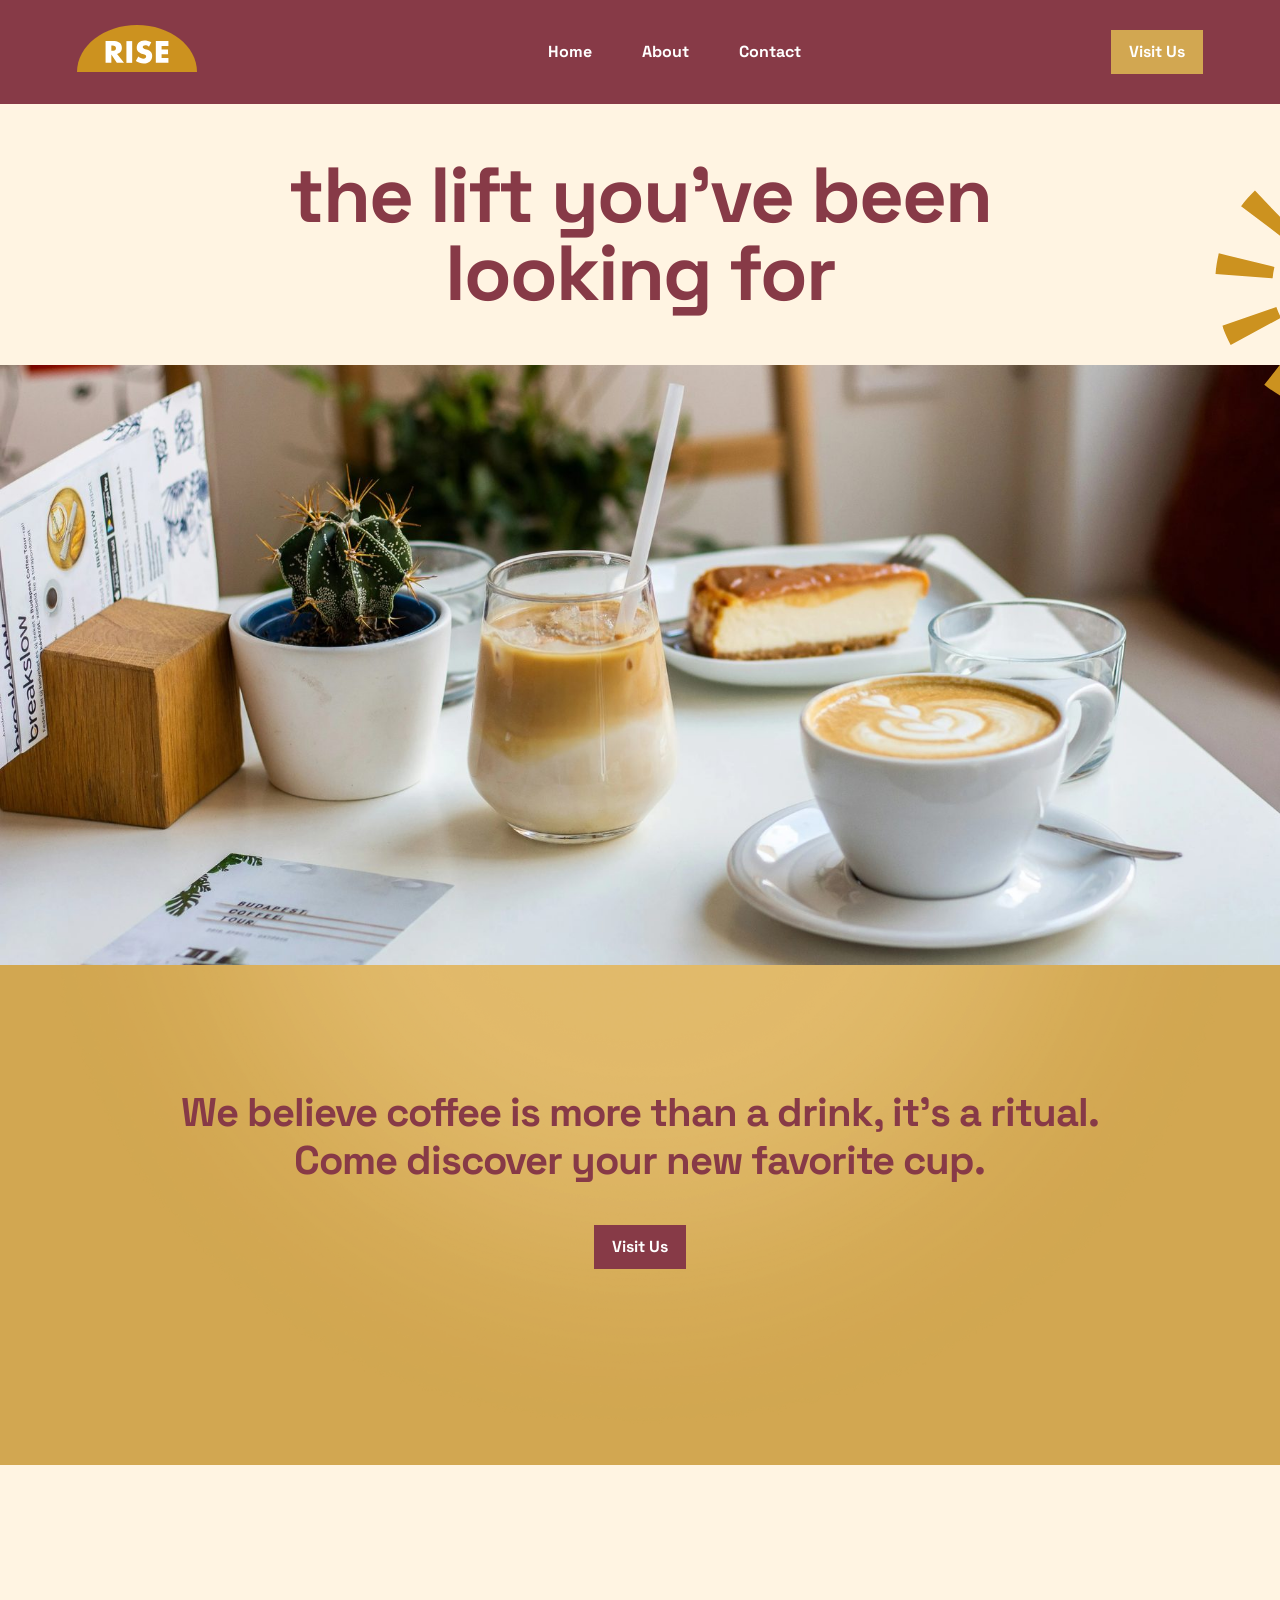
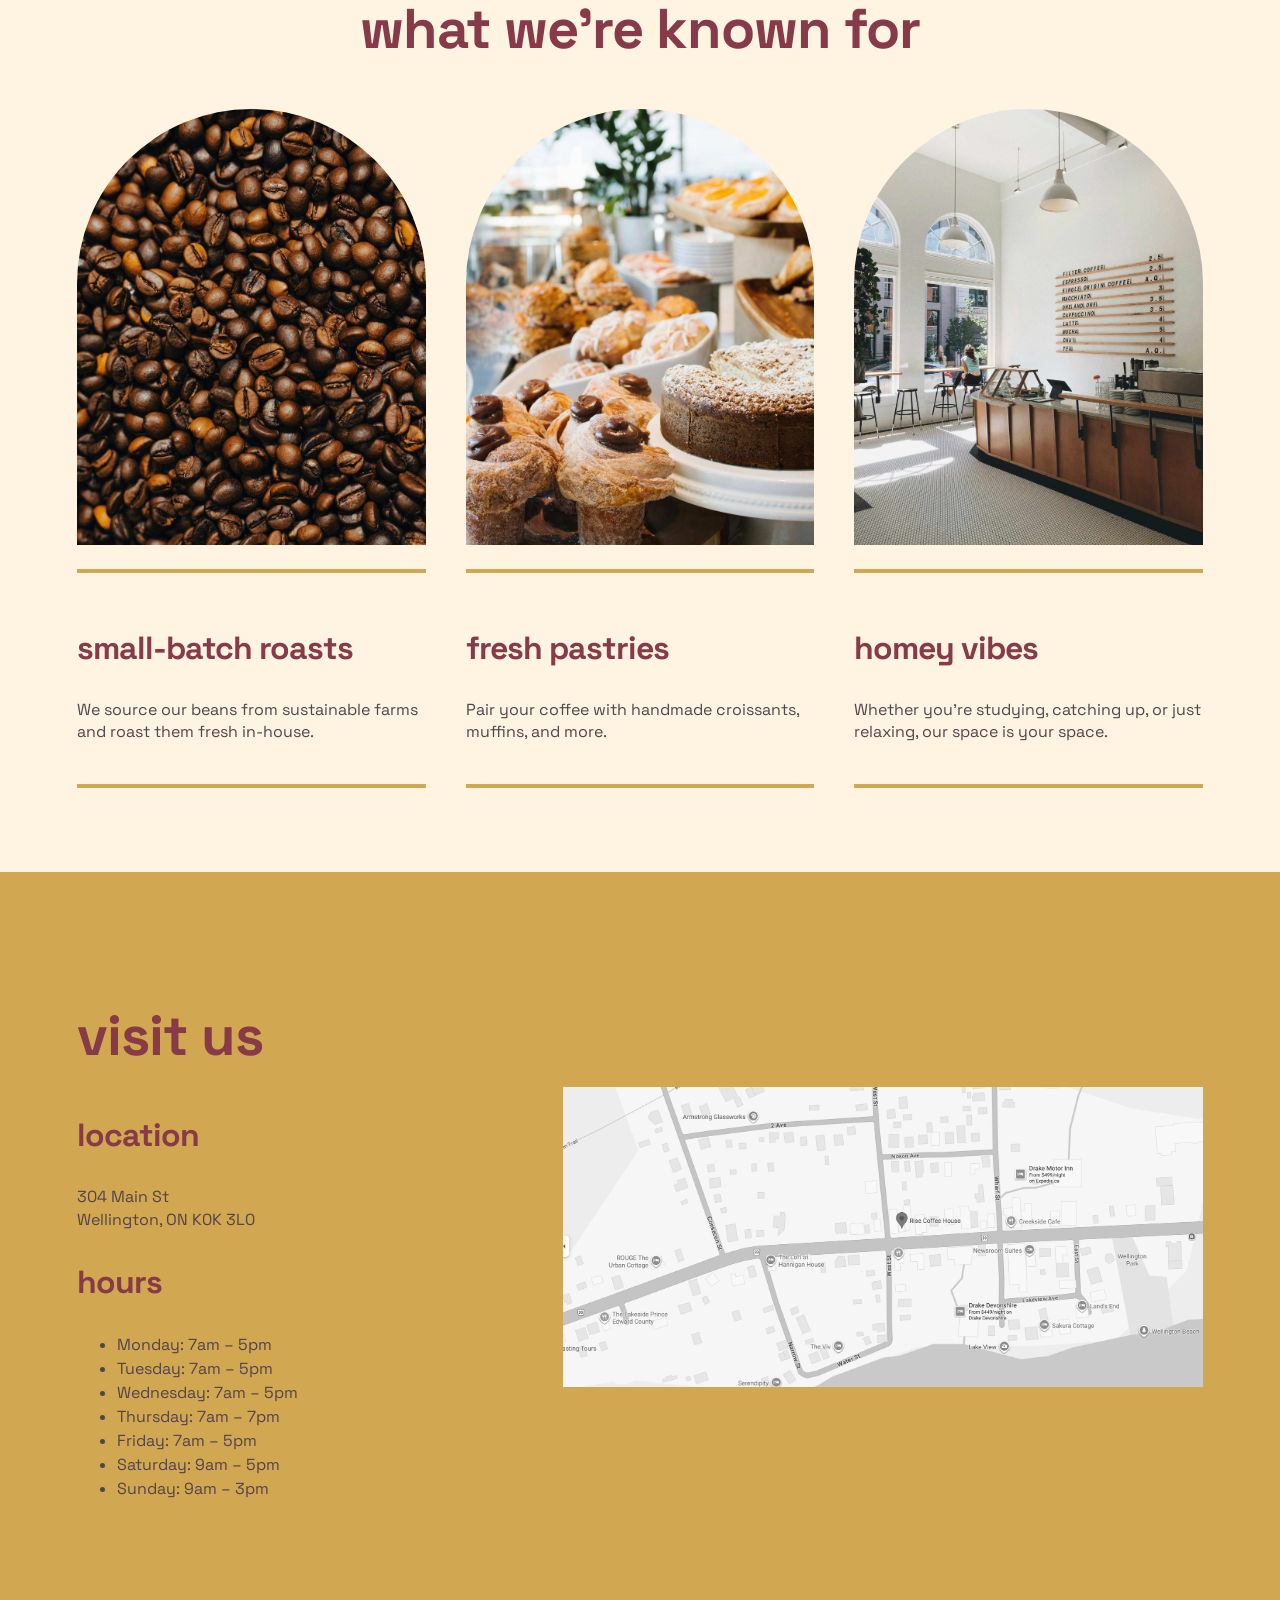
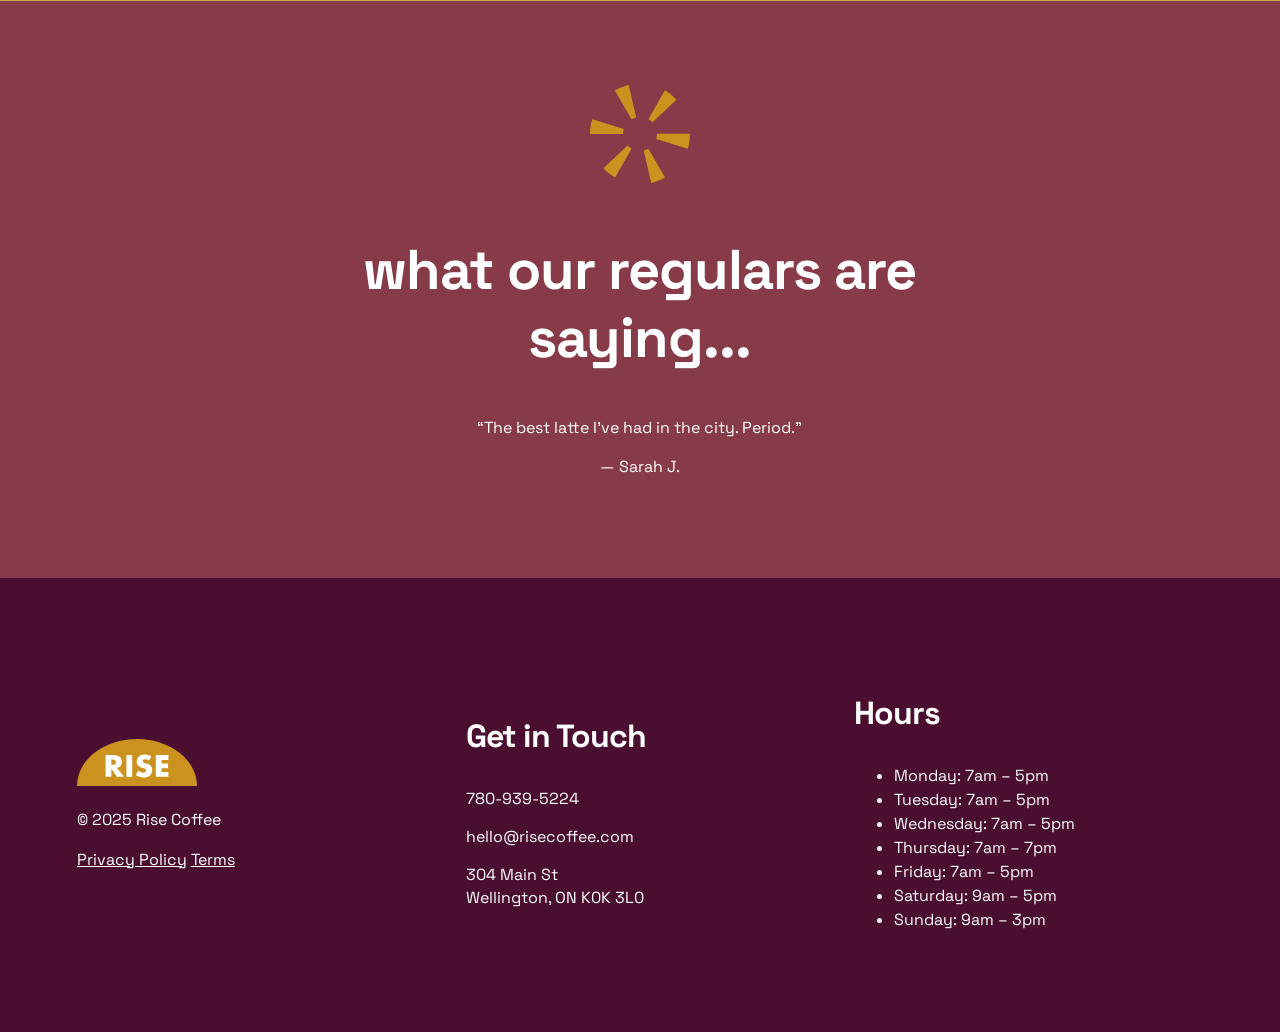
<file: index.html>
<!DOCTYPE html>
<html>
<head><!-- The head is a container for information ABOUT the page.
           Nothing in here appears on the page. The browser reads it, the visitor never sees it. -->

	<!-- Which character set to use. Leave this out and apostrophes turn into garbage. -->
	<meta charset="utf-8">
	<!-- Tells a phone to use its real width instead of pretending to be a desktop. -->
	<meta name="viewport" content="width=device-width, initial-scale=1">
	<!-- The browser tab text, and what Google shows in search results. Not a heading on the page. -->
	<title>Rise Coffee</title>

	<!-- STYLES: normalize first, then layout, then style.
	     General to specific. When two rules clash, the later one wins. -->
	<link rel="stylesheet" href="normalize.css"> <!-- Irons out browser default settings. -->
	<link rel="stylesheet" href="layout.css"> <!-- This controls our structure and layout. -->
	<link rel="stylesheet" href="style.css"> <!-- This is where we style the elements of the page. -->

	<!-- FONTS -->
	<link rel="preconnect" href="https://fonts.googleapis.com">
	<link rel="preconnect" href="https://fonts.gstatic.com" crossorigin>
	<link href="https://fonts.googleapis.com/css2?family=Space+Grotesk:wght@300..700&display=swap" rel="stylesheet">

</head>

<body><!-- The body holds everything the visitor actually SEES. -->

	<!-- HEADER: the strip along the top. It is the same on every page of the site,
	     which is why it lives outside <main>. -->
	<header>
		<!-- LOGO -->
		<a href="index.html"><img src="images/rise-logo.svg" class="logo-width" alt="rise logo"></a>
		<!-- NAVIGATION: a menu is a LIST of related links, so it is marked up as a ul with li inside.
		     CSS takes the bullets off, but underneath it stays a list, because that is what it is. -->

		<nav>
			<ul>
				<li><a class="nav-link" href="index.html">Home</a></li>
				<li><a class="nav-link" href="about.html">About</a></li>
				<li><a class="nav-link" href="contact.html">Contact</a></li>
			</ul>
		</nav>

		<!-- The # in this href jumps to the element with id="visit" further down THIS page,
		     instead of opening a different page. -->
		<a href="index.html#visit" class="button-gold nav-visit">Visit Us</a>
		
		<div class="hamburger">
			<div class="hamburger-bar"></div>
			<div class="hamburger-bar"></div>
			<div class="hamburger-bar"></div>
		</div>

	</header>

	<!-- MAIN: everything between the header and the footer. This is the part that is
	     actually THIS page. One <main> per page. -->
	<main>

		<!-- SECTION: one horizontal band of the page. Look at the mockup: every time the background colour changes, a new section starts. This page has five.

		     From here on, every section has the same four levels:
		         section  →  container  →  row  →  col
		     The section is the band. The container holds the width. The row makes its
		     children sit side by side. The columns are the things sitting side by side. -->

		<!-- HERO SECTION: the first thing a visitor sees.
		     One wide column, centred. 8 out of 12, pushed to the middle by row-justify-center. -->
		<section class="">
			<div class="container-full">

				<div class="row row-justify-center">
					<!-- DIV: a plain box with no meaning. The class is what gives it a job. -->
					<div class="col col-lg-8 col-md-12 col-sm-12 text-center">
						<!-- h1 is the most important heading on the page. Only ever one per page. -->
						<h1>the lift you’ve been looking for</h1>
					</div>
				</div><!-- row ends -->

				<div class="row">
					<div class="col col-lg-12">
						<!-- img has no closing tag. An image is a thing, not a container, so there is nothing to wrap around and nothing to close.						     img-full makes it fill its column. Every image needs alt text. -->
						<div class="hero-img-1">	
							<!-- Remove because we will apply to the div as a background-img<img src="images/rise-coffee-1.jpg" class="img-full" alt="Coffee and pastries on a table">-->
							<img src="images/rise-icon-1.svg" class="hero-icon-1" alt="">

						</div>
					</div>
				</div><!-- row ends -->

			</div><!-- container ends -->
		</section>


		<!-- FAVOURITE CUP SECTION: gold band in the mockup.
		     Same shape as the hero. One wide centred column, this time 10 of 12. -->
		<section class="section-padding background-gold position-relative">
			<img src="images/gradient-1.png" class="gradient-1" alt="">
			<div class="container z-index-2">

				<div class="row row-justify-center">
					<div class="col col-lg-10 col-md-12 col-sm-12 text-center">
						<p class="paragraph-large">We believe coffee is more than a drink, it’s a ritual. Come discover your new favorite cup.</p>
						<a class="button-maroon" href="#visit">Visit Us</a>
					</div>
				</div><!-- row ends -->

			</div><!-- container ends -->
		</section>


		<!-- KNOWN FOR SECTION: the three cards.
		     Look at columns 1, 2 and 3 below. They are the SAME block written three times with different words. Write one, get it right, then copy it.

		     Two rows here: a full-width heading, then three equal columns.
		     Three columns of 4 add up to 12. They always add up to 12. -->
		<section class="section-padding">
			<div class="container">

				<!-- ROW -->
				<div class="row">
					<div class="col col-lg-12">
						<h2 class="text-center">what we’re known for</h2>
					</div>
				</div><!-- row ends -->

				<!-- ROW -->
				<div class="row">

					<!-- COLUMN 1 -->
					<div class="col col-lg-4 col-md-6 col-sm-12">
						<div class="card">
							<div class="card-img-wrap">
								<img src="images/rise-coffee-4.jpg" class="card-img" alt="Roasted coffee beans">
							</div>
							<div class="card-border">
								<h3>small-batch roasts</h3>
								<p>We source our beans from sustainable farms and roast them fresh in-house.</p>
							</div>
						</div>
					</div>

					<!-- COLUMN 2 -->
					<div class="col col-lg-4 col-md-6 col-sm-12">
						<div class="card">
							<div class="card-img-wrap">
								<img src="images/rise-coffee-5.jpg" class="card-img" alt="A tray of fresh pastries">
							</div>
							<div class="card-border">
								<h3>fresh pastries</h3>
								<p>Pair your coffee with handmade croissants, muffins, and more.</p>
							</div>
						</div>
					</div>

					<!-- COLUMN 3 -->
					<div class="col col-lg-4 col-md-6 col-sm-12">
						<div class="card">
							<div class="card-img-wrap">
								<img src="images/rise-coffee-2.jpg" class="card-img" alt="The cafe seating area">
							</div>
							<div class="card-border">
								<h3>homey vibes</h3>
								<p>Whether you’re studying, catching up, or just relaxing, our space is your space.</p>
							</div>
						</div>
					</div>

				</div><!-- row ends -->

			</div><!-- container ends -->
		</section>


		<!-- VISIT US SECTION. The id="visit" is what the Visit Us buttons jump to.
		     An id can only be used once per page. A class can be used as often as you like.

		     Two UNEQUAL columns this time: 5 and 7. Still adds up to 12.
		     row-align-center lines them up vertically in the middle of each other. -->
		<section id="visit" class="section-padding background-gold">
			<div class="container">

				<!-- ROW -->
				<div class="row row-align-center">

					<!-- COLUMN 1: the details -->
					<div class="col col-lg-5 col-md-12 col-sm-12">
						<h2>visit us</h2>

						<h3>location</h3>
						<p>304 Main St<br>Wellington, ON  K0K 3L0</p>

						<!-- Opening hours are a list of related items, so: another ul.
						     Same two tags as the navigation, doing a completely different job. -->
						<h3>hours</h3>
						<ul>
							<li>Monday: 7am – 5pm</li>
							<li>Tuesday: 7am – 5pm</li>
							<li>Wednesday: 7am – 5pm</li>
							<li>Thursday: 7am – 7pm</li>
							<li>Friday: 7am – 5pm</li>
							<li>Saturday: 9am – 5pm</li>
							<li>Sunday: 9am – 3pm</li>
						</ul>
					</div>

					<!-- COLUMN 2: the map -->
					<div class="col col-lg-7 col-md-12 col-sm-12">
						<img src="images/map.png" class="img-full" alt="Map showing the location of Rise Coffee">
					</div>

				</div><!-- row ends -->

			</div><!-- container ends -->
		</section>


		<!-- TESTIMONIALS SECTION: maroon band in the mockup.
		     text-white goes on EACH element that needs it, not on the section.
		     A colour inherited from a parent loses to a rule that targets the element directly, and h2 already has a colour of its own. -->
		<section class="section-padding background-maroon">
			<div class="container">

				<!-- ROW -->
				<div class="row row-justify-center">
					<div class="col col-lg-8 col-md-12 col-sm-12 text-center">
						<!-- Decorative image, so alt is empty. A screen reader skips it. -->
						<img src="images/rise-icon-2.svg" class="testimonial-icon" alt="">
						<h2 class="text-white">what our regulars are saying...</h2>
						<p class="text-white">“The best latte I’ve had in the city. Period.”</p>
						<p class="text-white">— Sarah J.</p>
					</div>
				</div><!-- row ends -->

			</div><!-- container ends -->
		</section>

	</main>


	<!-- FOOTER: three equal columns. Same shape as the known for section,
	     4 + 4 + 4 = 12. The footer sits outside <main> because it repeats
	     on every page, exactly like the header. -->
	<footer class="background-maroon-dark section-padding">

		<div class="container">
			<div class="row row-align-center">
			
				<div class= "col col-lg-4 col-md-6 col-sm-12">
					
					<a href="index.html">
						<img src="images/rise-logo.svg" class="logo-width" alt="rise-logo">
					</a>

					<p class="text-white">© 2025 Rise Coffee</p>
					<a class="text-white" href="#">Privacy Policy</a>
					<a class="text-white" href="#">Terms</a>
				</div>

				<div class="col col-lg-4 col-md-6 col-sm-12">
					<h3 class="text-white">Get in Touch</h3>
					<p class="text-white">780-939-5224</p>
					<p class="text-white">hello@risecoffee.com</p>
					<p class="text-white">304 Main St<br>Wellington, ON  K0K 3L0</p>
				</div>

				<div class="col col-lg-4 col-md-6 col-sm-12">
					<h3 class="text-white">Hours</h3>
					<ul class="text-white">
						<li>Monday: 7am – 5pm</li>
						<li>Tuesday: 7am – 5pm</li>
						<li>Wednesday: 7am – 5pm</li>
						<li>Thursday: 7am – 7pm</li>
						<li>Friday: 7am – 5pm</li>
						<li>Saturday: 9am – 5pm</li>
						<li>Sunday: 9am – 3pm</li>
	  				</ul>
				</div>
			</div>
		</div>

	</footer>

</body>
</html>
</file>
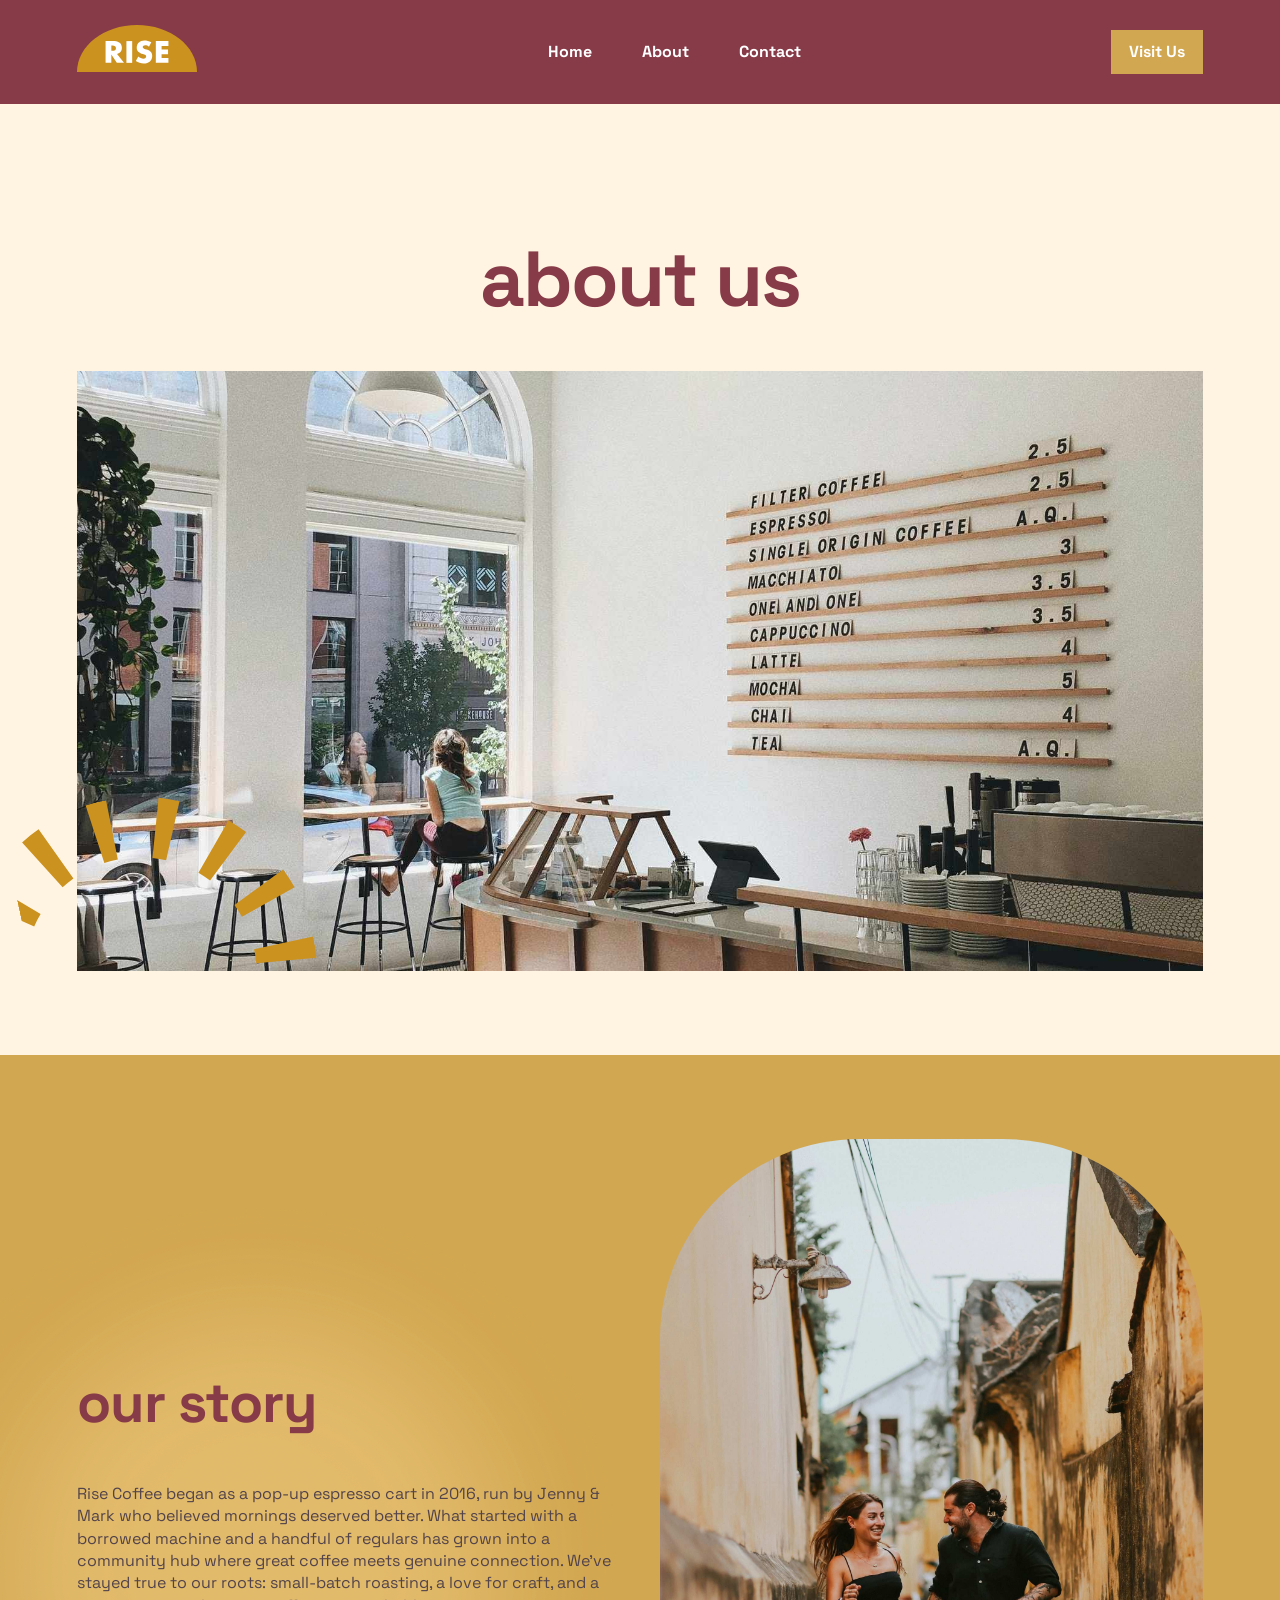
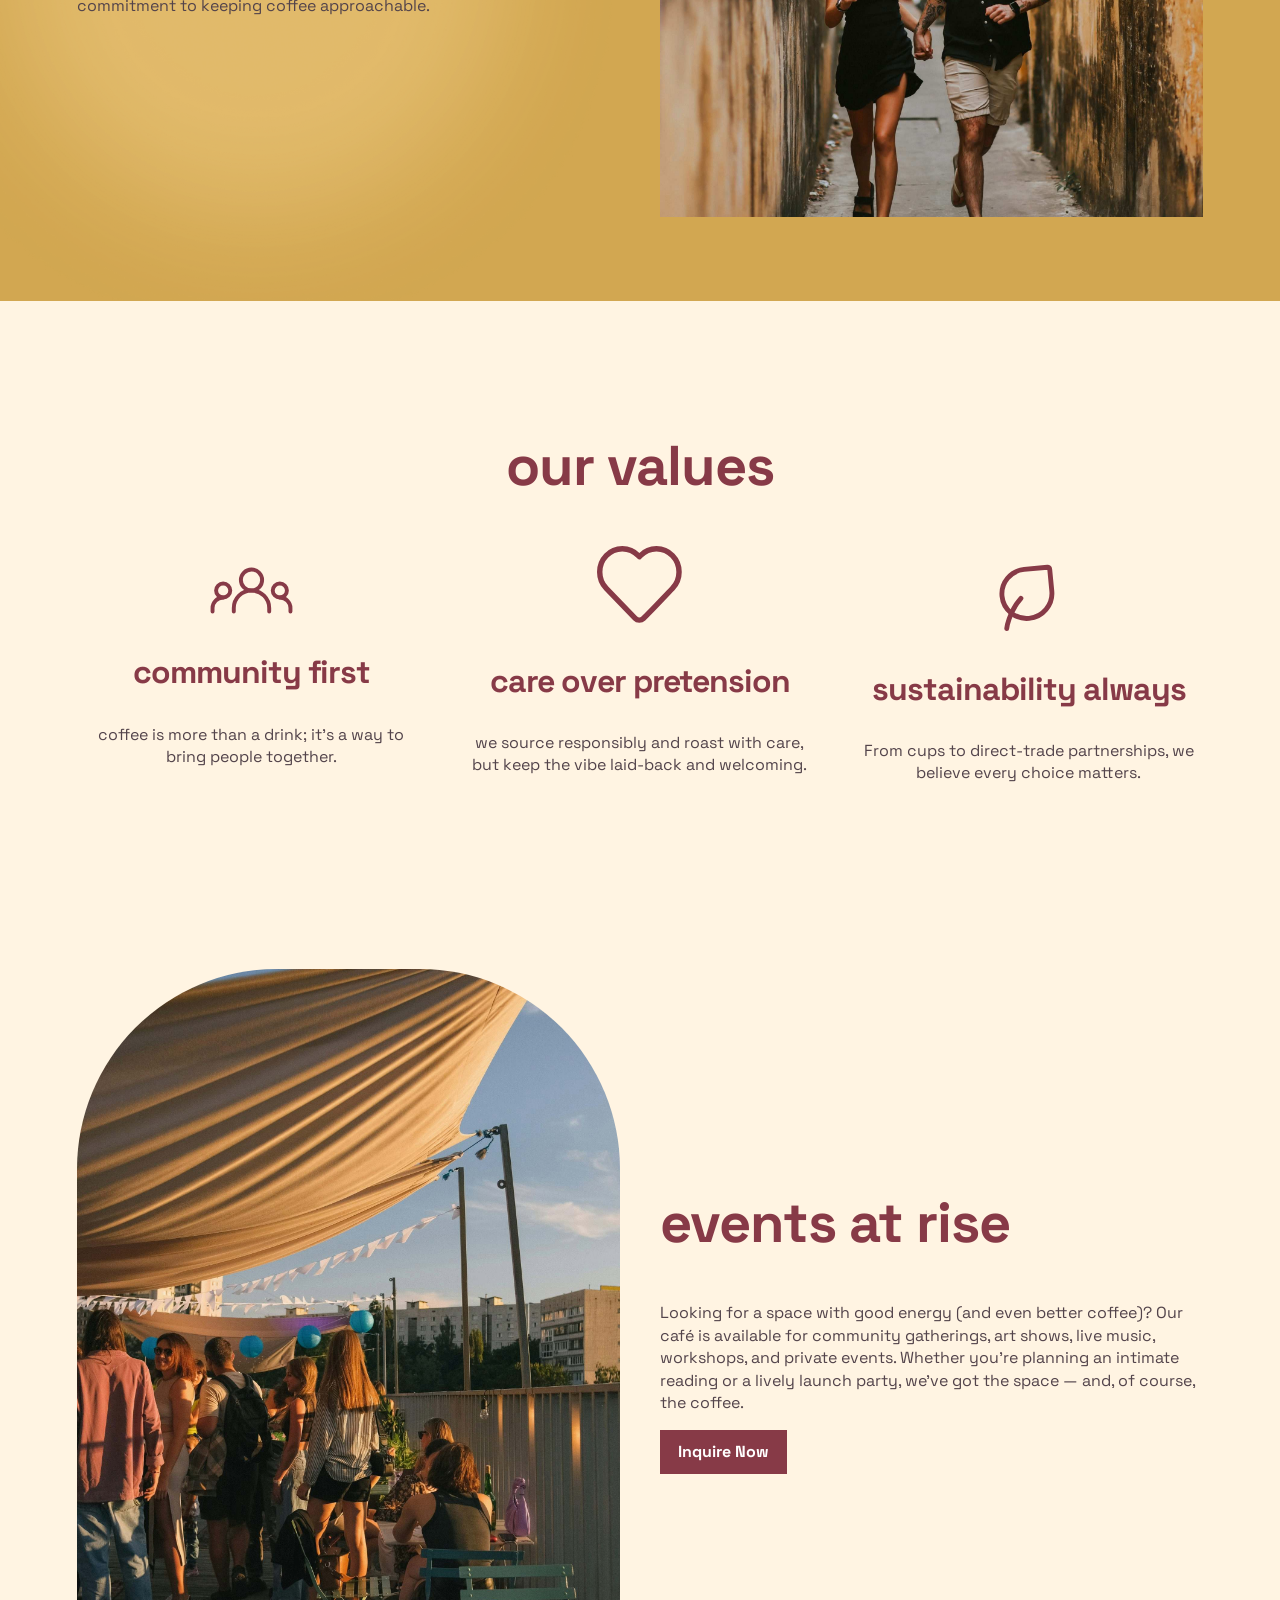
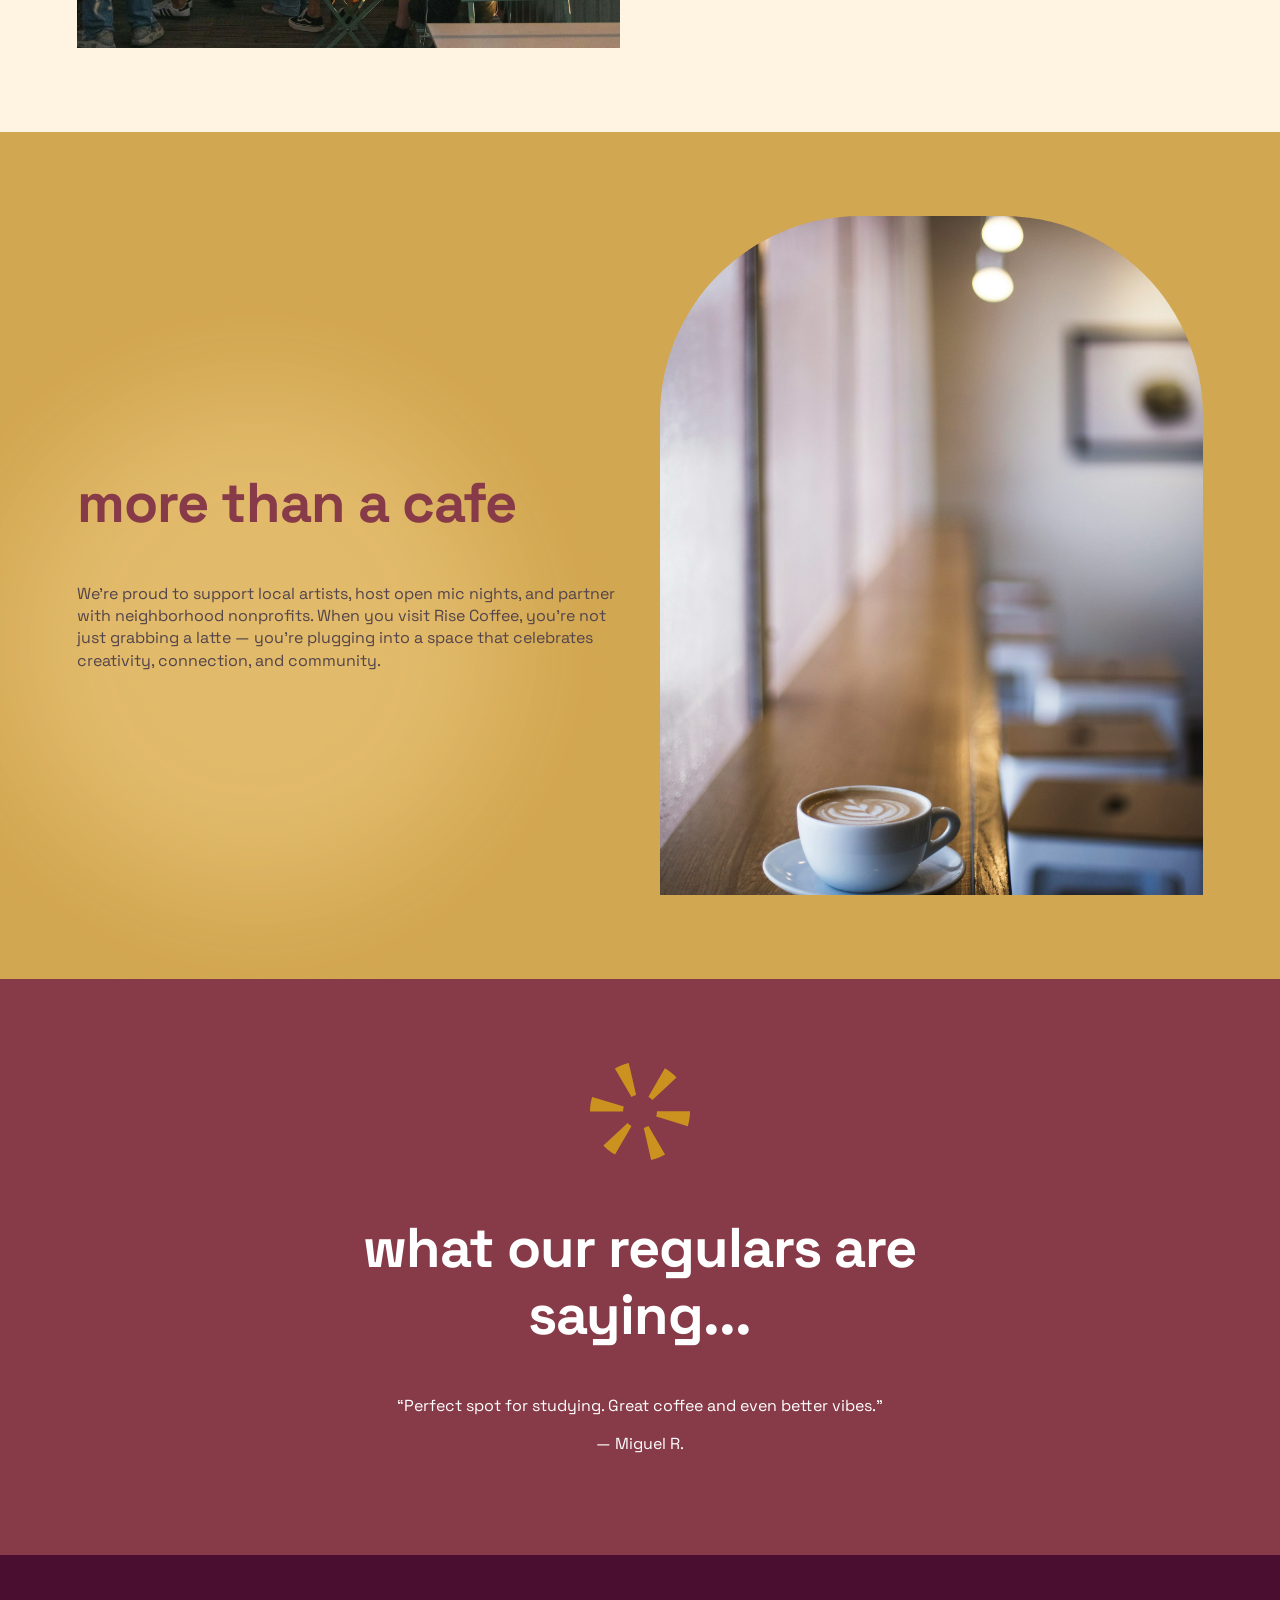
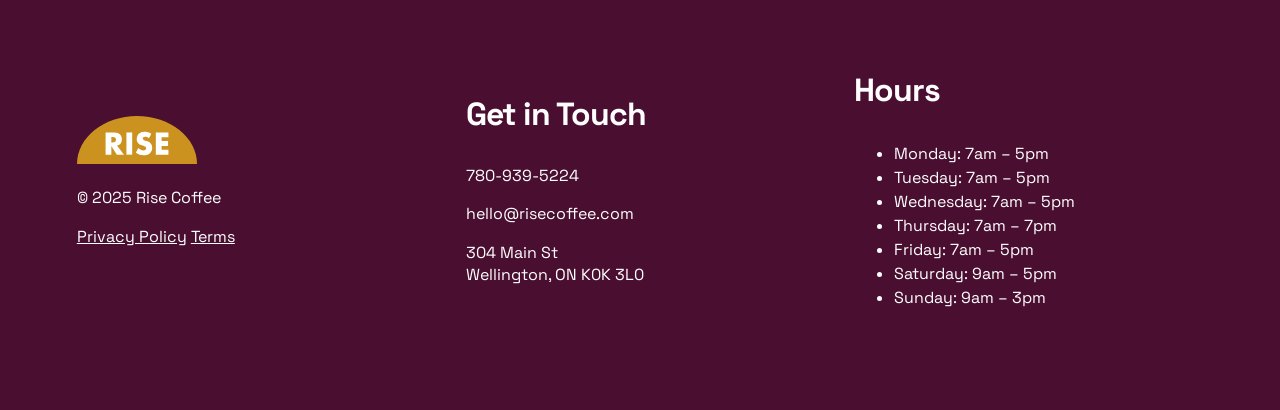
<file: about.html>
<!DOCTYPE HTML>
<html>
<head>
	<!-- Page setup and title -->
	<meta charset="utf-8">
	<meta name="viewport" content="width=device-width, initial-scale=1">
	<title>About |Rise Coffee</title>

	<!-- CSS files -->
	<link rel="stylesheet" href="normalize.css"> 
	<link rel="stylesheet" href="layout.css"> 
	<link rel="stylesheet" href="style.css"> 

	<!-- Google font -->
	<link rel="preconnect" href="https://fonts.googleapis.com">
	<link rel="preconnect" href="https://fonts.gstatic.com" crossorigin>
	<link href="https://fonts.googleapis.com/css2?family=Space+Grotesk:wght@300..700&display=swap" rel="stylesheet">

</head> <!-- HEADER -->

<body>	

	<header >
		<a href="index.html"> <img src="images/rise-logo.svg" class="logo-width" alt="rise-logo">
		</a>
		
		<nav>
			<ul>
				<li><a class="nav-link" href="index.html">Home</a></li>
				<li><a class="nav-link" href="about.html">About</a></li>
				<li><a class="nav-link" href="contact.html">Contact</a></li>
			</ul>
		</nav>

		<a href="index.html#visit" class="button-gold nav-visit">Visit Us</a>

		<div class="hamburger">
			<div class="hamburger-bar"></div>
			<div class="hamburger-bar"></div>
			<div class="hamburger-bar"></div>
		</div>

	</header>


<!--MAIN SECTION--->

	<main>

		<!--ABOUT US-->
		<section class="section-padding"> 
			<div class="container">		
				<div class="row row-justify-center">
					<div class="col col-lg-8 text-center">
						<h1>about us</h1>
					</div> 

				</div>

				<div class="row">
					<div Class= "col col-lg-12">
						<div class="hero-img-2">
							<img src="images/rise-icon-4.svg" class="hero-icon-2" alt="">
						</div>
					</div>
				</div>
			</div>

		</section>


		<!--OUR STORY-->
		<section class="background-gold section-padding position-relative" >
			
			<Img src="images/gradient-1.png" class="gradient-story" alt="">
				
				<div class= "container z-index-2">
					<div class="row row-align-center">	
						<div class="col col-lg-6 col-sm-12">
							<h2>our story</h2>
							<p>Rise Coffee began as a pop-up espresso cart in 2016, run by Jenny & Mark who believed mornings deserved better. What started with a borrowed machine and a handful of regulars has grown into a community hub where great coffee meets genuine connection. We’ve stayed true to our roots: small-batch roasting, a love for craft, and a commitment to keeping coffee approachable.</p>
						</div>
						<div class="col col-lg-6 col-sm-12">
							<div class="card-img-wrap">
								<img class="card-img" src="images/rise-coffee-7.jpg" alt="people running together outdoors">
							</div>
						</div>
					</div>
				</div>

		</section>


		<!--OUR VALUES-->
		<section class="section-padding"> 
			<div class="container">
		<!-- ROW -->
				<div class="row">
					<div class="col col-lg-12 text-center">
						<h2 class="text-center">our values</h2>
					</div>
				</div>

		<!-- ROW -->
				<div class="row">
				<!-- COLUMN 1-->
					<div class="col col-lg-4 col-sm-12 text-center">
						<img src="images/people-icon.svg" alt="people-icon" class="icon-width">
						<h3>community first</h3>
						<p>coffee is more than a drink; it's a way to bring people together.</p>
					</div>

				<!-- COLUMN 2 -->
					<div class="col col-lg-4 col-sm-12 text-center">
						<img src="images/heart-icon.svg" alt="heart-icon" class="icon-width">
						<h3>care over pretension</h3>
						<p>we source responsibly and roast with care, but keep the vibe laid-back and welcoming.</p>
					</div>

				<!-- COLUMN 3 -->
					<div class="col col-lg-4 col-sm-12 text-center">
						<img src="images/leaf-icon.svg" alt="leaf-icon" class="icon-width">
						<h3>sustainability always</h3>
						<p>From cups to direct-trade partnerships, we believe every choice matters.</p>
					</div>

				</div>

			</div>

		</section>


		<!--EVENTS AT RISE-->
		<section class="section-padding"> 
			<div class="container">
				<div class="row row-align-center">
					
					<div class="col col-lg-6 col-sm-12">
						<div class= "card-img-wrap">
							<img class="card-img" src="images/rise-coffee-8.jpg" alt="Outdoor patio event at Rise Coffee" >
						</div>
					</div>
				
					<div class="col col-lg-6 col-sm-12">
						<h2>events at rise</h2>
						<p>Looking for a space with good energy (and even better coffee)? Our café is available for community gatherings, art shows, live music, workshops, and private events. Whether you’re planning an intimate reading or a lively launch party, we’ve got the space — and, of course, the coffee.</p>
						<a href="contact.html" class="button-maroon">Inquire Now</a>
					</div>

				</div>
			</div>
		</section>


		<!--MORE THAN A CAFE-->
		<section class="background-gold section-padding position-relative">
			
			<img src="images/gradient-1.png" class="gradient-cafe" alt="">
			
			<div class="container z-index-2">
				<div class="row row-align-center">
					<div class="col col-lg-6 col-sm-12">
						<h2>more than a cafe</h2>
						<p>We’re proud to support local artists, host open mic nights, and partner with neighborhood nonprofits. When you visit Rise Coffee, you’re not just grabbing a latte — you’re plugging into a space that celebrates creativity, connection, and community.</p>
					</div>

					<div class="col col-lg-6 col-sm-12">
						<div class="card-img-wrap">
							<img class="card-img" src="images/rise-coffee-3.jpg" alt= "Cup of Coffee at Rise Coffee">
						</div>
					</div>

				</div>
			</div>
		</section>


		<!--WHAT OUR REGULARS ARE SAYING...-->
		<section class="background-maroon section-padding"> 
			<div class="container">
				<div class="row row-justify-center">
			
					<div class="col col-lg-8 text-center">
						<img src="images/rise-icon-2.svg" class="testimonial-icon" alt="">
						<h2 class="text-white">what our regulars are saying...</h2>
						<p class="text-white">“Perfect spot for studying. Great coffee and even better vibes.”</p>
						<p class="text-white">— Miguel R.</p>
					</div>

				</div>
			</div>

		</section>

	</main>


<!--FOOTER--->

	<footer class="background-maroon-dark section-padding">

		<div class="container">
			<div class="row row-align-center">
			
				<div class= "col col-lg-4 col-sm-12">
					
					<a href="index.html">
						<img src="images/rise-logo.svg" class="logo-width" alt="rise-logo">
					
					</a>

					<p class="text-white">© 2025 Rise Coffee</p>
					<a class="text-white" href="#">Privacy Policy</a>
					<a class="text-white" href="#">Terms</a>
				</div>

			<div class="col col-lg-4 col-sm-12">
				<h3 class="text-white">Get in Touch</h3>
				<p class="text-white">780-939-5224</p>
				<p class="text-white">hello@risecoffee.com</p>
				<p class="text-white">304 Main St<br>Wellington, ON  K0K 3L0</p>
			</div>

			<div class="col col-lg-4 col-sm-12">
				<h3 class="text-white">Hours</h3>
				<ul class="text-white">
					<li>Monday: 7am – 5pm</li>
					<li>Tuesday: 7am – 5pm</li>
					<li>Wednesday: 7am – 5pm</li>
					<li>Thursday: 7am – 7pm</li>
					<li>Friday: 7am – 5pm</li>
					<li>Saturday: 9am – 5pm</li>
					<li>Sunday: 9am – 3pm</li>
  				</ul>
			</div>

		</div>
	</div>

</footer>


</body>
</html>
</file>
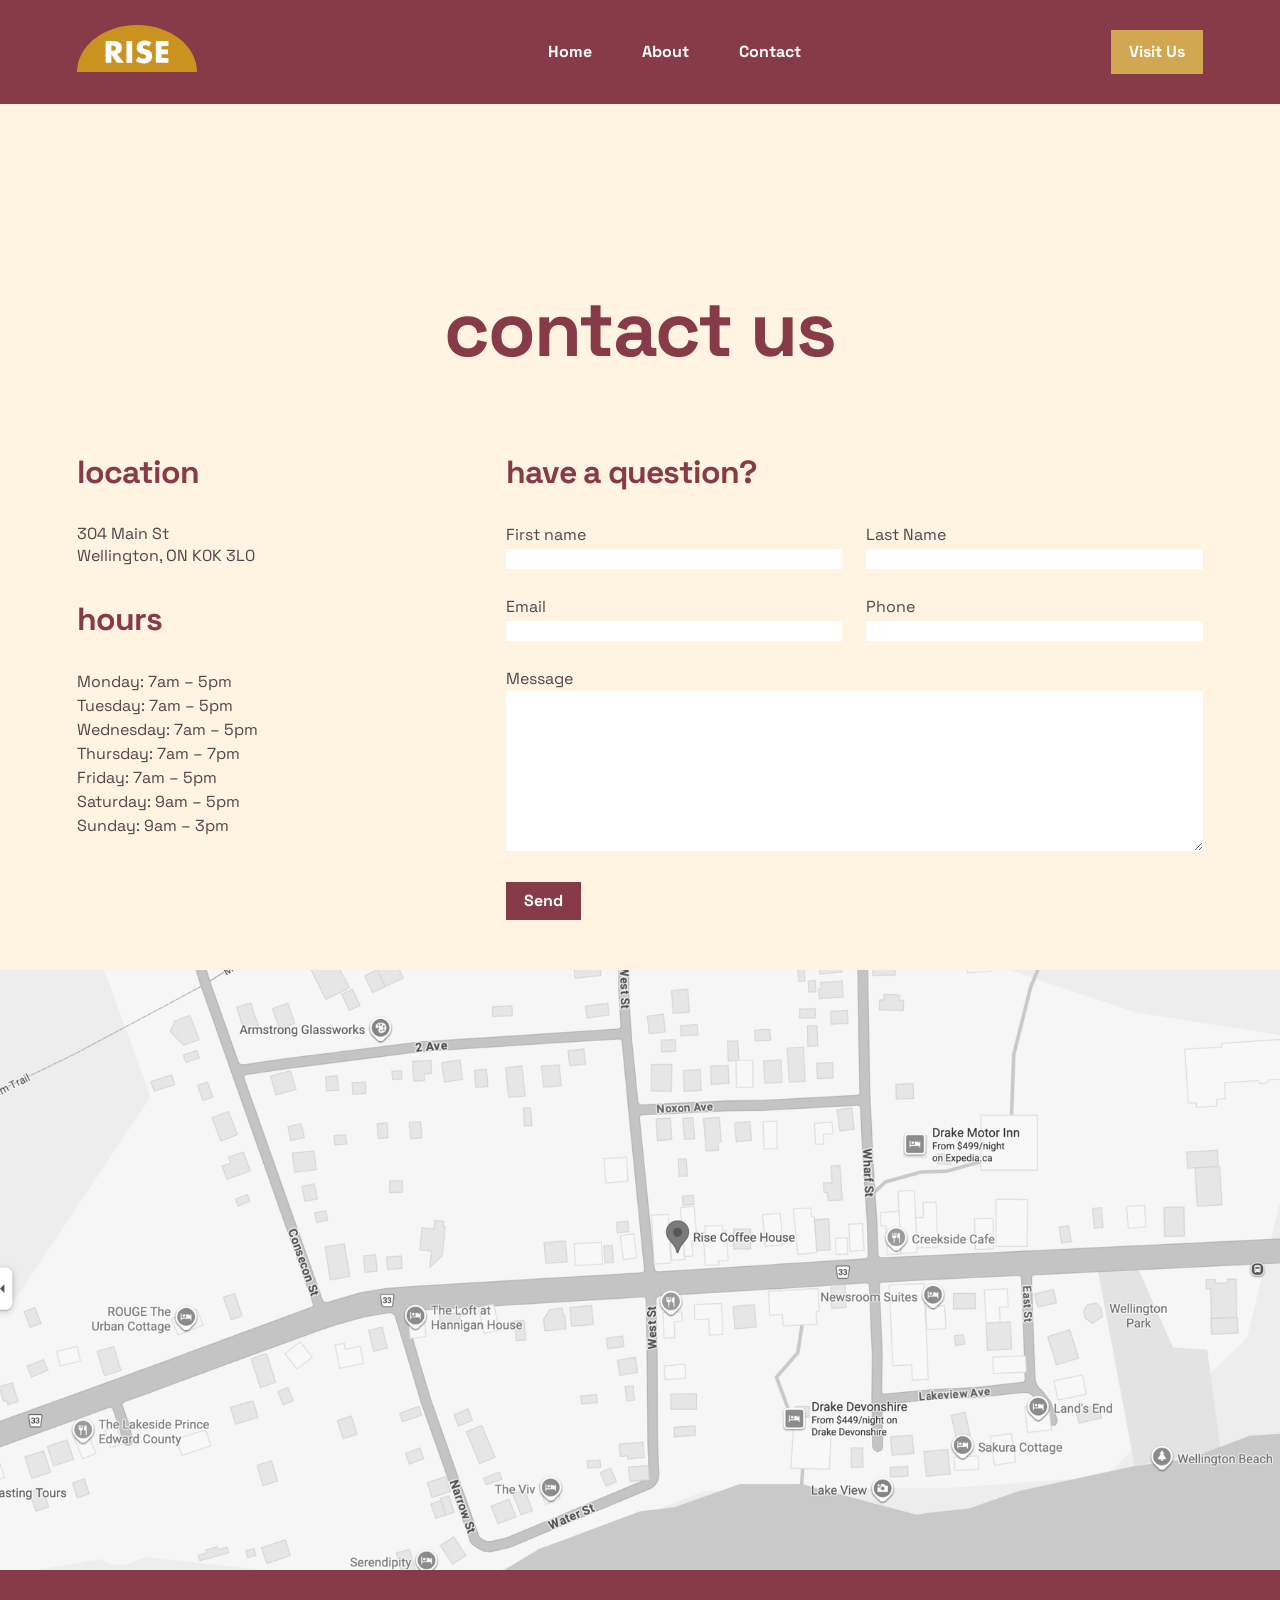
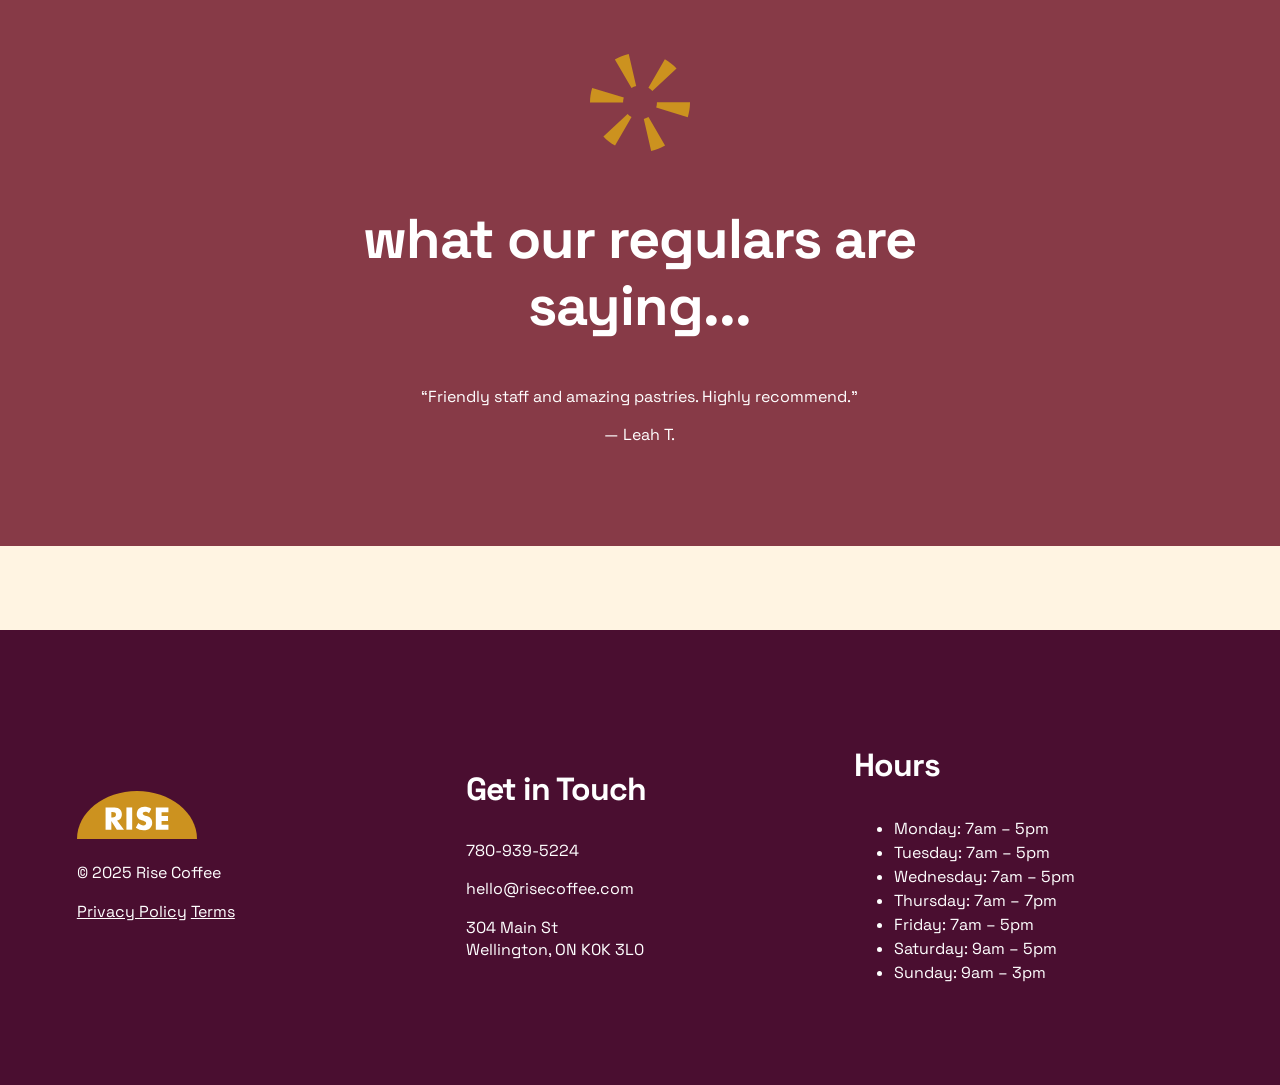
<file: contact.html>
<!DOCTYPE HTML>
<html>
<head>
	<!-- Page setup and title -->
	<meta charset="utf-8">
	<meta name="viewport" content="width=device-width, initial-scale=1">
	<title>Contact | Rise Coffee</title>

	<!-- CSS files -->
	<link rel="stylesheet" href="normalize.css"> 
	<link rel="stylesheet" href="layout.css"> 
	<link rel="stylesheet" href="style.css"> 

	<!-- Google font -->
	<link rel="preconnect" href="https://fonts.googleapis.com">
	<link rel="preconnect" href="https://fonts.gstatic.com" crossorigin>
	<link href="https://fonts.googleapis.com/css2?family=Space+Grotesk:wght@300..700&display=swap" rel="stylesheet">

</head> <!-- HEADER -->

<body>	
	<header>
		<a href="index.html">
			<img src="images/rise-logo.svg" class="logo-width" alt="rise-logo">
		</a>
		
		<nav>
			<ul>
				<li><a class="nav-link" href="index.html">Home</a></li>
				<li><a class="nav-link" href="about.html">About</a></li>
				<li><a class="nav-link" href="contact.html">Contact</a></li>
			</ul>
		</nav>

		<a href="index.html#visit" class="button-gold nav-visit">Visit Us</a>

		<div class="hamburger">
			<div class="hamburger-bar"></div>
			<div class="hamburger-bar"></div>
			<div class="hamburger-bar"></div>
		</div>

	</header>


<!--MAIN SECTION--->

	<main class="section-padding">
		<section class="contact-section">
			<div class="container">
				<h1 class="text-center">contact us</h1>

				<div class="contact-layout">
					<div class="contact-details">

						<h3>location</h3>
						<p>304 Main St<br>
						Wellington, ON K0K 3L0</p>

						<h3>hours</h3>
						<ul>
							<li>Monday: 7am – 5pm</li>
							<li>Tuesday: 7am – 5pm</li>
							<li>Wednesday: 7am – 5pm</li>
							<li>Thursday: 7am – 7pm</li>
							<li>Friday: 7am – 5pm</li>
							<li>Saturday: 9am – 5pm</li>
							<li>Sunday: 9am – 3pm</li>
						</ul>
					</div>

					
					<div class="contact-form-selection">
						<h3>have a question?</h3>

						<form class="contact-form">

							<div class="field">
								<label for="FullName">First name</label>
									<input type="text" id="FullName" class="input-text">
							</div>

							<div class="field">
								<label for="LastName">Last Name</label>
									<input type="text" id="LastName" class="input-text">
							</div>

							<div class="field">
								<label for="Email">Email</label>
								<input type="email" id="Email" class="input-text">
							</div>

							<div class="field">
								<label for="Phone">Phone</label>
								<input type="tel" id="Phone" class="input-text">
							</div>

							<div class="field field-wide">
								<label for="Message">Message</label>
								<textarea id="Message" class="input-message"></textarea>
							</div>

							<input type="submit" value="Send" class="button-maroon form-submit">
						</form>

					</div>

				</div>
			</div>
		</section>

		<section class="contact-map">
			<img src="images/map.png" alt="Map showing Rise Coffee location" class="img-full">
		</section>

		<!--WHAT OUR REGULARS ARE SAYING...-->
		<section class="background-maroon section-padding"> 
			<div class="container">
				<div class="row row-justify-center">
			
					<div class="col col-lg-8 text-center">
						<img src="images/rise-icon-2.svg" class="testimonial-icon" alt="">
						<h2 class="text-white">what our regulars are saying...</h2>
						<p class="text-white">“Friendly staff and amazing pastries. Highly recommend.”</p>
						<p class="text-white">— Leah T.</p>
					</div>

				</div>
			</div>

		</section>

	</main>
	


<!--FOOTER--->

	<footer class="background-maroon-dark section-padding">

		<div class="container">
			<div class="row row-align-center">
			
				<div class= "col col-lg-4 col-sm-12">
					
					<a href="index.html">
						<img src="images/rise-logo.svg" class="logo-width" alt="rise-logo">
					</a>

					<p class="text-white">© 2025 Rise Coffee</p>
					<a class="text-white" href="#">Privacy Policy</a>
					<a class="text-white" href="#">Terms</a>
				</div>

				<div class="col col-lg-4 col-md-6 col-sm-12">
					<h3 class="text-white">Get in Touch</h3>
					<p class="text-white">780-939-5224</p>
					<p class="text-white">hello@risecoffee.com</p>
					<p class="text-white">304 Main St<br>Wellington, ON  K0K 3L0</p>
				</div>

				<div class="col col-lg-4 col-md-6 col-sm-12">
					<h3 class="text-white">Hours</h3>
					<ul class="text-white">
						<li>Monday: 7am – 5pm</li>
						<li>Tuesday: 7am – 5pm</li>
						<li>Wednesday: 7am – 5pm</li>
						<li>Thursday: 7am – 7pm</li>
						<li>Friday: 7am – 5pm</li>
						<li>Saturday: 9am – 5pm</li>
						<li>Sunday: 9am – 3pm</li>
	  				</ul>
				</div>
			</div>
		</div>

	</footer>


</body>
</html>
</file>
<file: layout.css>
/* CONTAINER  */

.container {
	display: block ;
	width: 88% ;
	max-width: 1400px ;
	margin: 0 auto;

}
.container-full {
	display: block ;
	width: 100% ;
	overflow: hidden;
}

/* ROW */

.row {
	display: flex;
	flex-wrap: wrap;
	align-items: stretch;
	margin: 0px -20px;
	
}
.row-justify-end { justify-content: flex-end; }
.row-justify-center { justify-content: center; }
.row-justify-between { justify-content: space-between; }

.row-align-end { align-items: flex-end; }
.row-align-center { align-items: center; }

/* COLUMNS */

.col { 
flex-grow: 1;
flex-shrink: 1;
flex-basis: 0%;
padding: 0px 20px;
}


.col-lg-1 { max-width: 8.33%; }
.col-lg-2 { max-width: 16.67%; }
.col-lg-3 { max-width: 25%; }
.col-lg-4 { max-width: 33.33%; }
.col-lg-5 { max-width: 41.67%; }
.col-lg-6 { max-width: 50%; }
.col-lg-7 { max-width: 58.33%; }
.col-lg-8 { max-width: 66.67%; }
.col-lg-9 { max-width: 75%; }
.col-lg-10 { max-width: 83.33%; }
.col-lg-11 { max-width: 91.67%; }
.col-lg-12 { max-width: 100%; }

/* UTILITIES */

.section-padding { padding: 84px 0px }
.text-center { text-align: center; }
.text-right { text-align: right; }
.img-full { display: block; width: 100%; }


/* TABLET   481 to 768*/

@media screen and (max-width: 768px) and (min-width: 481px) {

	.col-md-1  { flex-basis: 8.33%;   max-width: 8.33%; }
	.col-md-2  { flex-basis: 16.67%;  max-width: 16.67%; }
	.col-md-3  { flex-basis: 25.00%;  max-width: 25.00%; }
	.col-md-4  { flex-basis: 33.33%;  max-width: 33.33%; }
	.col-md-5  { flex-basis: 41.67%;  max-width: 41.67%; }
	.col-md-6  { flex-basis: 50.00%;  max-width: 50.00%; }
	.col-md-7  { flex-basis: 58.33%;  max-width: 58.33%; }
	.col-md-8  { flex-basis: 66.67%;  max-width: 66.67%; }
	.col-md-9  { flex-basis: 75.00%;  max-width: 75.00%; }
	.col-md-10 { flex-basis: 83.33%;  max-width: 83.33%; }
	.col-md-11 { flex-basis: 91.67%;  max-width: 91.67%; }
	.col-md-12 { flex-basis: 100%;    max-width: 100%; }

}

/* SMARTPHONE   480 and below */

@media screen and (max-width: 480px) {

	.col-sm-1  { flex-basis: 8.33%;   max-width: 8.33%; }
	.col-sm-2  { flex-basis: 16.67%;  max-width: 16.67%; }
	.col-sm-3  { flex-basis: 25.00%;  max-width: 25.00%; }
	.col-sm-4  { flex-basis: 33.33%;  max-width: 33.33%; }
	.col-sm-5  { flex-basis: 41.67%;  max-width: 41.67%; }
	.col-sm-6  { flex-basis: 50.00%;  max-width: 50.00%; }
	.col-sm-7  { flex-basis: 58.33%;  max-width: 58.33%; }
	.col-sm-8  { flex-basis: 66.67%;  max-width: 66.67%; }
	.col-sm-9  { flex-basis: 75.00%;  max-width: 75.00%; }
	.col-sm-10 { flex-basis: 83.33%;  max-width: 83.33%; }
	.col-sm-11 { flex-basis: 91.67%;  max-width: 91.67%; }
	.col-sm-12 { flex-basis: 100%;    max-width: 100%; }

}
</file>
<file: style.css>
/*GLOBAL STYLES */
html {box-sizing:border-box; }
*,*:before, *:after { box-sizing: inherit; } 

body { 
  font-family: "Space grotesk", sans-serif; 
  font-size: 16px;
  line-height: 1.5;
  color: #53444B;
background-color:#FFF4E2;
}

header { 
  background-color: #873A47;
  padding: 24px 6%;
  display: flex;
  justify-content: space-between;
  align-items: center;
  gap: 24px;
  width: 100%;
 }


.logo-width {width: 120px}
.icon-width {width: 85px}

/* BACKGROUNDS */

.background-gold { background-color: #D2A751 }
.background-maroon { background-color: #873A47 }
.text-white {color: white}
.background-maroon-dark{ background-color: #4A0E30 }


/* FONTS */

h1 {
  font-size: 78px; 
  line-height:100%; 
  font-weight:700; 
  letter-spacing: -2px; 
  color: #873A47
}
h2 {
  font-size: 56px; 
  line-height:120%; 
  font-weight:700; 
  letter-spacing: -1px; 
  color: #873A47
}
h3 {
  font-size: 32px; 
  line-height:120%; 
  font-weight:700; 
  letter-spacing: -1px; 
  color: #873A47
}
p{
  font-size: 16px; 
  line-height:140%;   
  font-weight:400; 
  color: #53444B;
 
}

/*NAVIGATION*/

nav li { list-style:none; padding-left:0; } /* this is targeting the lsit items in the navigation */
nav ul { display:flex; justify-content: center; gap: 50px; }

.nav-link { color: #ffffff; text-decoration: none; font-weight:bold; }


.hamburger {
  display: none;
  width: 32px;
  height: 24px;
  flex-direction:column;
  justify-content:space-between;
}

.hamburger-bar { 
width: 100%;
height: 4px; 
background-color:#ffffff;
border-radius: 2px;
}


.paragraph-large { 
  font-size: 40px; 
  line-height:120%; 
  font-weight:700; 
  letter-spacing: -1px; 
  color: #873A47
}


/* BUTTONS */

.button-gold {
display: inline-block;
color: white;
padding: 10px 18px;
background-color: #D2A751;
text-decoration: none;
font-weight: bold;
}
.button-gold:hover {
  background-color: #E6C27A;
}


.button-maroon {
display: inline-block;
color: white;
padding: 10px 18px;
background-color: #873A47;
text-decoration: none;
font-weight: bold;
}

.button-maroon:hover {
  background-color: #4A0E30;
}

/* IMAGES */

.card-img-wrap {
  width:100%;
  aspect-ratio: 4/5;
  border-radius: 200px 200px 0px 0px;
  overflow: hidden;
}

.card-img {
  display: block;
  width: 100%;
  height: 100%;
  object-fit: cover;
}


.hero-img-1{
  position:relative;
  background-image: url(images/rise-coffee-1.jpg);
  background-size: cover;
  background-position: center;
  background-repeat: no-repeat;
  height: 600px;
}

.hero-icon-1{
  position:absolute;
  width:20%;
  top: -35%;
  right: -15%;
  transform:rotate(-12deg);
}


.hero-img-2{
  position: relative;
  background-image: url(images/rise-coffee-2.jpg);
  background-size: cover;
  background-repeat: no-repeat;
  background-position: center;
  height: 600px;
}

.hero-icon-2 {
  position: absolute;
  width: 25%;
  top: 70%;
  right: 80%;
  transform: rotate(-12deg);
}


.gradient-1{
  width: 100%;
  position: absolute;
  bottom: 0;
  left: 0;
  z-index: 1;
}

.gradient-story, .gradient-cafe {
  position: absolute;
  top: 15%;
  left: -10%;
  width: 60%;
  z-index: 1;
}


.z-index-2{ 
  position: relative;
  z-index: 2;
 }

 .position-relative {
  position: relative;
  overflow: hidden;
  min-height: 500px;
 }




/* GENERAL */

.card {
  display:flex;
  Flex-direction: column;
  height: 100%;
  gap: 24px;
}


.card-border {
  border-top: solid 4px #D2A751;
  border-bottom: solid 4px #D2A751;
  padding:24px 0;;
  flex-grow: 1;
}

.card-border-2 {
  border-bottom: solid 2px #D2A751;
  padding:12px 0 15px;
  min-height: 75px;
}


/* CONTACT PAGE */

.contact-section {
  padding: 50px 0;
}

.contact-section h2 {
  margin-bottom: 60px;
}

.contact-layout {
  display:grid;
  grid-template-columns: 1fr 2fr;
  gap: 80px;
  align-items: start;
}

.contact-details ul{
  list-style: none;
  Padding: 0;
}


/*  CONTACT FORM  */

.contact-form {
  display: grid;
  grid-template-columns: 1fr 1fr;
  gap:24px;
}

.input-text, .input-message{
  width:100%;
  border: none;
  background-color: white;
}

.input-message{
  height:160px;
}

.field-wide{
  grid-column:span 2;
}

.form-submit{
  grid-column:1/3;
  justify-self:start;
  border: none;
}

.testimonial-icon {
    width: 100px;
}



/* TABLET */

  @media screen and (max-width: 768px) and (min-width: 481px) {
    h1{ font-size: 56px;}
    h2{ font-size: 40px; }
    h3 { font-size: 28px }

    .paragraph-large { font-size:30px; }
    .section-padding {padding: 56px 0;}

    .hero-icon-1 {
      width: 15%;
      right: -5%;
      top: -20%;
    }
    
    nav{ display: none; }
    .nav-visit {display: none;}
    .hamburger {display: flex;}
  }



/* SMARTPHONE */

@media screen and (max-width: 480px) {
  h1 { font-size: 40px; }
  h2 { font-size: 32px; }
  h3 { font-size: 24px; }
    
  .paragraph-large { font-size: 24px; }
  .section-padding { padding: 40px 0; }
    
  header { 
    padding: 16px 6%;
    width: 100%
  }

  .logo-width {width: 104px }

  nav {display: none;}
  .nav-visit {display: none}
  .hamburger { display:flex; }

  .contact-form{
    grid-template-columns: 1fr; 
  }
    
  .field-wide {
    grid-column: 1/2 
  }
    
  .form-submit{
    grid-column: 1/2 
  }

  .contact-layout {
    grid-template-columns: 1fr;
    gap: 32px;
  }

  html, body {
    width: 100%;
    overflow-x: hidden;
  }

}
</file>
